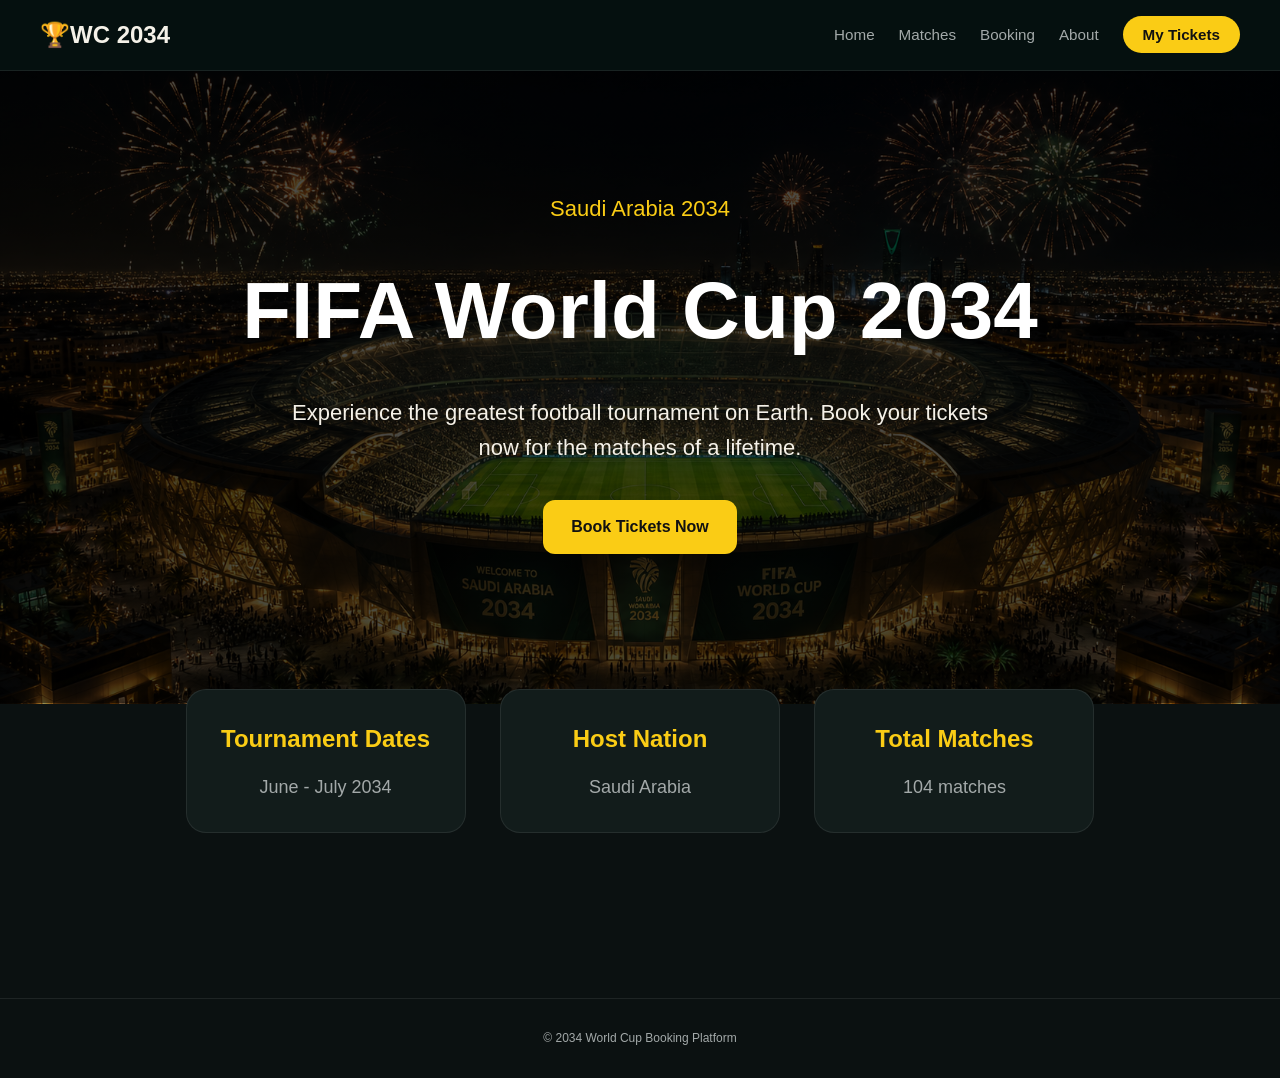
<file: index.html>
<!DOCTYPE html>
<html lang="en">
<head>
  <meta charset="UTF-8">
  <meta name="viewport" content="width=device-width,initial-scale=1.0">
  <title>World Cup 2034 Booking</title>
  <link rel="stylesheet" href="styles.css">
</head>
<body>

  <nav>
    <div class="logo">
      <h2>🏆WC 2034</h2>
    </div>

    <ul>
      <li><a href="index.html">Home</a></li>
      <li><a href="matches.html">Matches</a></li>
      <li><a href="booking.html">Booking</a></li>
      <li><a href="about.html">About</a></li>
      <li><a href="mytickets.html">My Tickets</a></li>
    </ul>
  </nav>

  <header id="home">
    <div class="home-content">
      <p>Saudi Arabia 2034</p>
      <h1>FIFA World Cup 2034</h1>
      <p>
        Experience the greatest football tournament on Earth.
        Book your tickets now for the matches of a lifetime.
      </p>
      <a href="matches.html" class="btn">Book Tickets Now</a>
    </div>
  </header>

  <main>
    <section class="info-section">
      <div class="info-card">
        <h3>Tournament Dates</h3>
        <p>June - July 2034</p>
      </div>

      <div class="info-card">
        <h3>Host Nation</h3>
        <p>Saudi Arabia</p>
      </div>

      <div class="info-card">
        <h3>Total Matches</h3>
        <p>104 matches</p>
      </div>
    </section>
  </main>

  <footer>
    <p>&copy; 2034 World Cup Booking Platform</p>
  </footer>

</body>
</html>
</file>
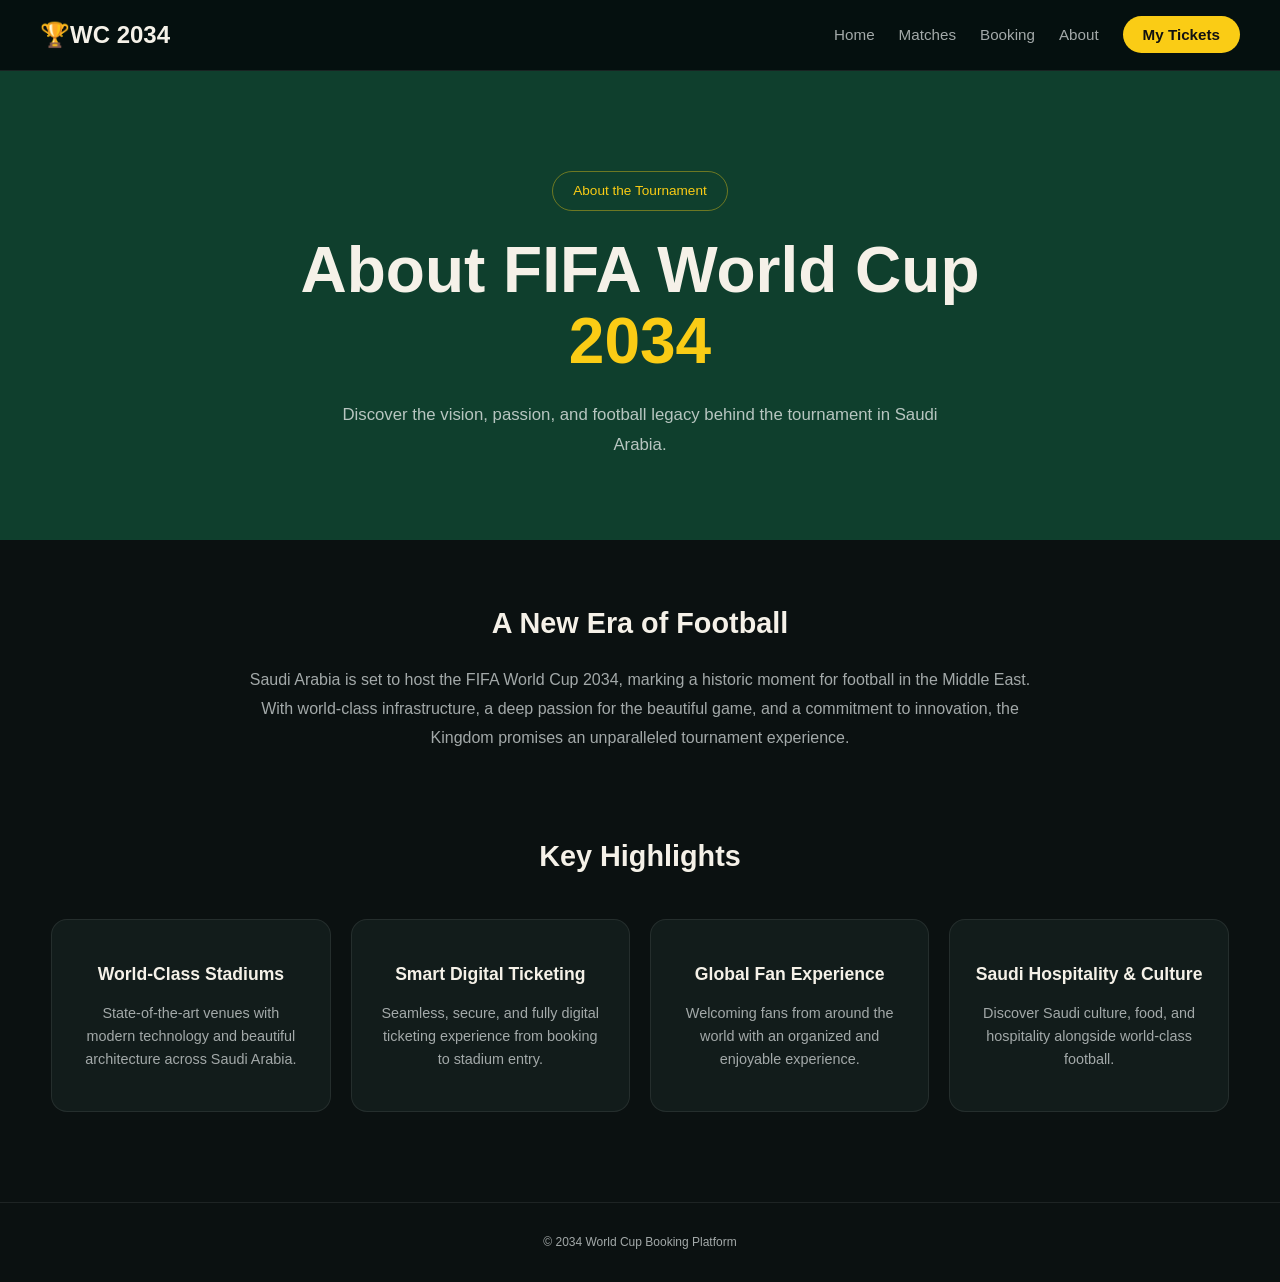
<file: about.html>
<!DOCTYPE html>
<html lang="en">
<head>
    <meta charset="UTF-8">
    <title>About</title>
    <link rel="stylesheet" href="styles.css">
</head>
<body>
    <nav>
        <div class="logo">
            <h2>🏆WC 2034</h2>
        </div>

        <ul>
            <li><a href="index.html">Home</a></li>
            <li><a href="matches.html">Matches</a></li>
            <li><a href="booking.html">Booking</a></li>
            <li><a href="about.html">About</a></li>
            <li><a href="mytickets.html">My Tickets</a></li>
        </ul>
    </nav>
    
    <main class="about-page">
        <section class="about-hero">
            <p class="section-title">About the Tournament</p>
    
            <h1>About FIFA World Cup <br><span>2034</span></h1>

            <p class="about-subtitle">
                Discover the vision, passion, and football legacy behind the tournament in Saudi Arabia.
            </p>
        </section>

        <section class="about-content">
            <h2>A New Era of Football</h2>

            <p>
                Saudi Arabia is set to host the FIFA World Cup 2034, marking a historic moment for
                football in the Middle East. With world-class infrastructure, a deep passion for the
                beautiful game, and a commitment to innovation, the Kingdom promises an unparalleled
                tournament experience.
            </p>
        </section>

        <section class="highlights-section">
            <h2>Key Highlights</h2>

            <div class="highlights-grid">

                <div class="highlight-card">
                    <h3>World-Class Stadiums</h3>
                    <p>
                        State-of-the-art venues with modern technology and beautiful architecture
                        across Saudi Arabia.
                    </p>
                </div>

                <div class="highlight-card">
                    <h3>Smart Digital Ticketing</h3>
                    <p>
                        Seamless, secure, and fully digital ticketing experience from booking to stadium entry.
                    </p>
                </div>

                <div class="highlight-card">
                    <h3>Global Fan Experience</h3>
                    <p>
                        Welcoming fans from around the world with an organized and enjoyable experience.
                    </p>
                </div>

                <div class="highlight-card">
                    <h3>Saudi Hospitality & Culture</h3>
                    <p>
                        Discover Saudi culture, food, and hospitality alongside world-class football.
                    </p>
                </div>

            </div>
        </section>
    </main>

    <footer>
        <p>&copy; 2034 World Cup Booking Platform</p>
    </footer>

    <script src="script.js"></script>
</body>
</html>
</file>
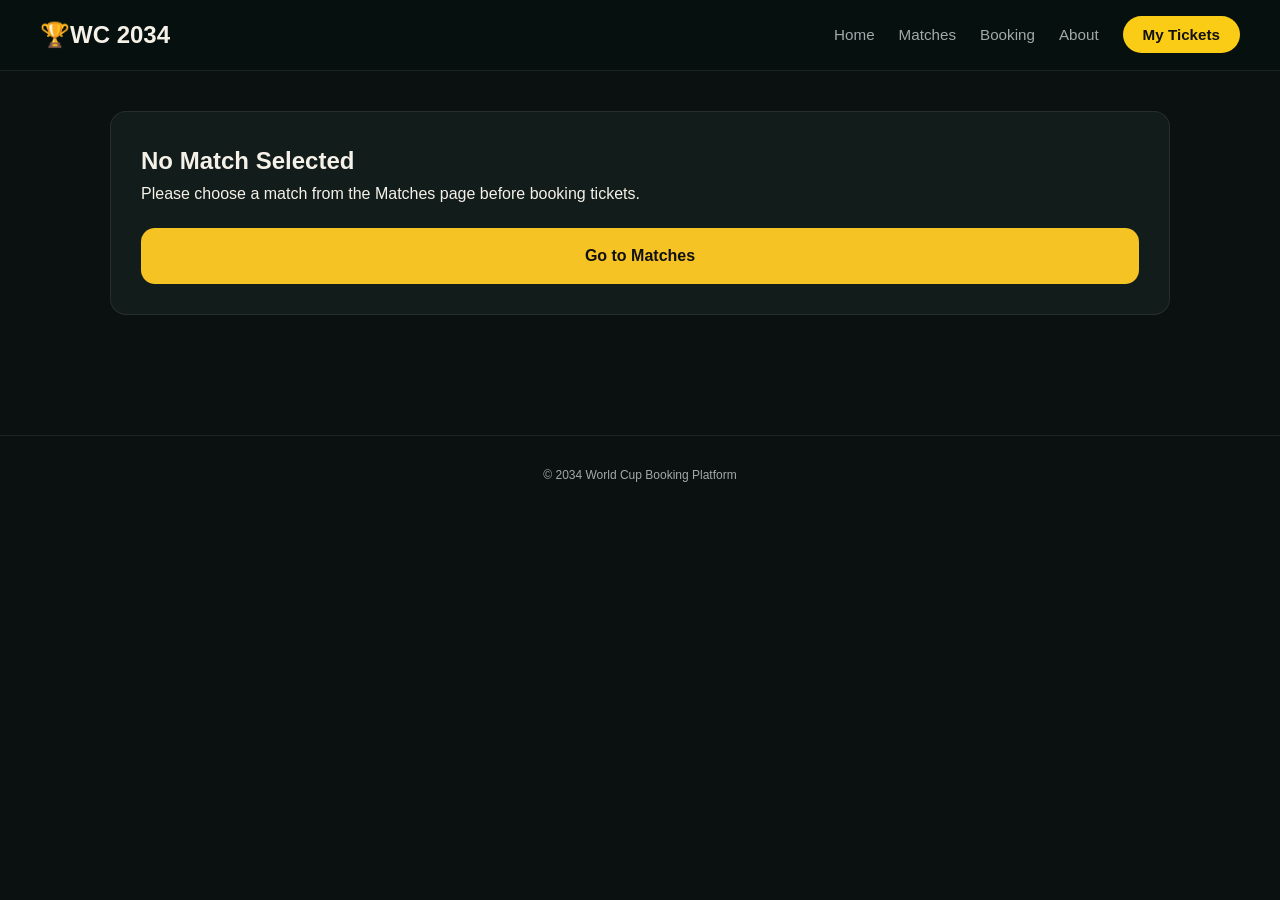
<file: booking.html>
<!DOCTYPE html>
<html lang="en">
<head>
    <meta charset="UTF-8">
    <meta name="viewport" content="width=device-width, initial-scale=1.0">
    <title>Booking - World Cup 2034 Booking</title>
    <link rel="stylesheet" href="styles.css">
</head>

<body>

    <nav>
        <div class="logo">
            <h2>🏆WC 2034</h2>
        </div>

        <ul>
            <li><a href="index.html">Home</a></li>
            <li><a href="matches.html">Matches</a></li>
            <li><a href="booking.html">Booking</a></li>
            <li><a href="about.html">About</a></li>
            <li><a href="mytickets.html">My Tickets</a></li>
        </ul>
    </nav>
    
    <main class="booking-page">

        <section class="empty-booking-box" id="emptyBookingBox">
            <h1>No Match Selected</h1>
            <p>Please choose a match from the Matches page before booking tickets.</p>
            <a href="matches.html" class="book-now-btn">Go to Matches</a>
        </section>

        <section id="bookingContent">

            <section class="booking-match-card">
                <div class="teams-row">
                    <div class="team">
                        <div class="flag" id="flagA"></div>
                        <h3 id="teamA"></h3>
                    </div>

                    <h2>VS</h2>

                    <div class="team">
                        <div class="flag" id="flagB"></div>
                        <h3 id="teamB"></h3>
                    </div>
                </div>

                <div class="match-info">
                    <span id="matchDate"></span>
                    <span id="matchTime"></span>
                    <span id="matchLocation"></span>
                    <span id="matchTickets"></span>
                </div>
            </section>

            <section class="ticket-section">
                <h1>Select Ticket Category</h1>
                <div class="ticket-grid" id="ticketGrid"></div>
            </section>

            <section class="booking-form-section">
                <h2>Booking Form</h2>

                <form id="bookingForm">
                    <label for="fullName">Full Name</label>
                    <input type="text" id="fullName" placeholder="Enter your full name" required>

                    <label for="email">Email</label>
                    <input type="email" id="email" placeholder="Enter your email" required>
                </form>
            </section>

            <section class="seat-section">
                <h2>Seat Selection</h2>
                <p>Select your preferred seat. Green = available, Gray = occupied.</p>
                <div class="seat-map" id="seatMap"></div>
            </section>

            <section class="booking-summary">
                <h2>Booking Summary</h2>

                <div class="summary-row">
                    <span>Match</span>
                    <strong id="summaryMatch"></strong>
                </div>

                <div class="summary-row">
                    <span>Category</span>
                    <strong id="summaryCategory">None</strong>
                </div>

                <div class="summary-row">
                    <span>Price per Ticket</span>
                    <strong id="summaryPrice">$0</strong>
                </div>

                <div class="summary-row">
                    <span>Available Seats</span>
                    <strong id="summarySeats">0</strong>
                </div>

                <div class="summary-row">
                    <span>Quantity</span>

                    <div class="quantity-control">
                        <button type="button" onclick="decreaseQuantity()">-</button>
                        <strong id="quantity">1</strong>
                        <button type="button" onclick="increaseQuantity()">+</button>
                    </div>
                </div>

                <div class="summary-row">
                    <span>Selected Seat</span>
                    <strong id="selectedSeatText">None</strong>
                </div>

                <div class="summary-row total-row">
                    <span>Total</span>
                    <strong id="totalPrice">$0</strong>
                </div>

                <button type="button" class="confirm-btn" onclick="confirmBooking()">
                    <span class="cart-icon">🛒</span>
                    <span>Add to Cart</span>
                </button>

                <p id="successMessage" class="success-message"></p>
            </section>

        </section>

    </main>

    <footer>
        <p>&copy; 2034 World Cup Booking Platform</p>
    </footer>

    <script src="script.js"></script>

</body>
</html>
</file>
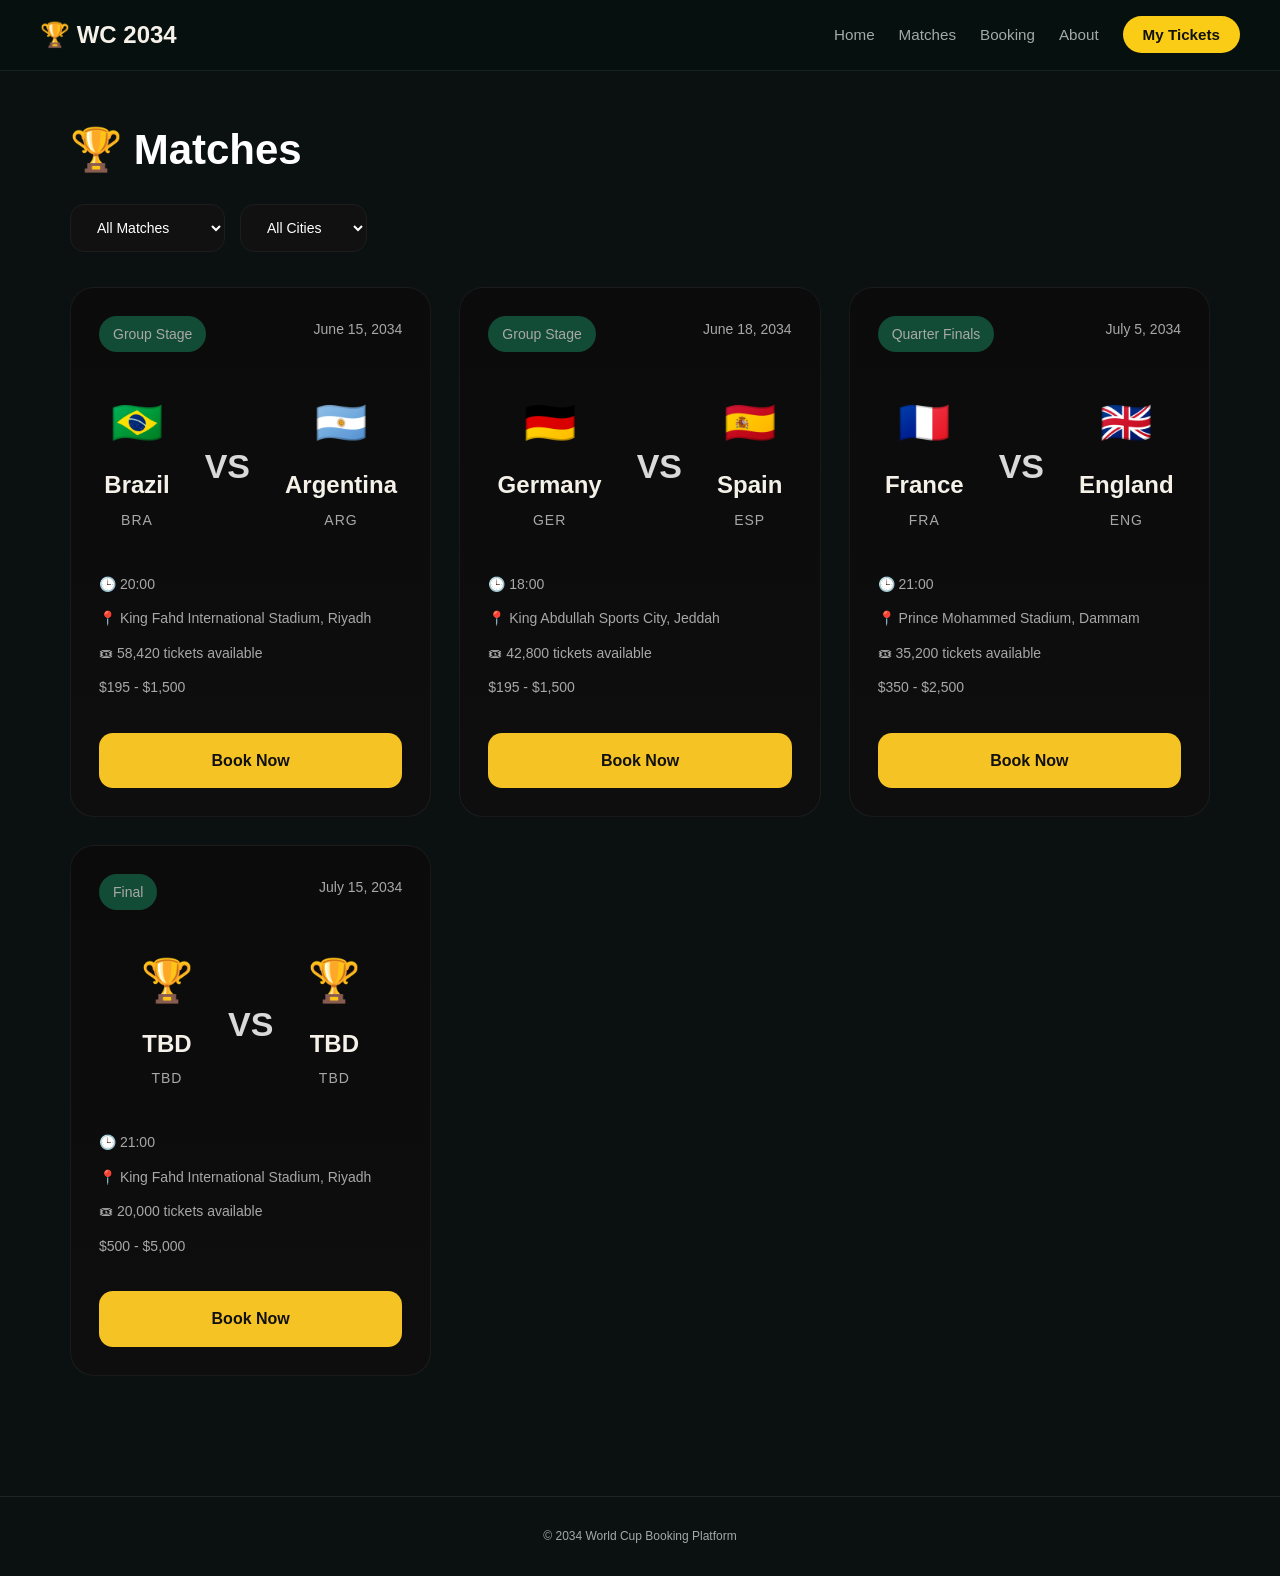
<file: matches.html>
<!DOCTYPE html>
<html lang="en">
<head>
<meta charset="UTF-8">
<meta name="viewport" content="width=device-width, initial-scale=1.0">
<title>Matches</title>
<link rel="stylesheet" href="styles.css">
</head>
<body>

<!-- NAVBAR -->
<nav>
    <div class="logo">
        <h2>🏆 WC 2034</h2>
    </div>

    <ul>
        <li><a href="index.html">Home</a></li>
        <li><a href="matches.html">Matches</a></li>
        <li><a href="booking.html">Booking</a></li>
        <li><a href="about.html">About</a></li>
        <li><a href="mytickets.html" class="ticket-btn">My Tickets</a></li>
    </ul>
</nav>


<!-- PAGE TITLE -->
<header>
    <h1>🏆 Matches</h1>
</header>


<!-- FILTER -->
<section class="filter-section">

    <select id="stageFilter">
        <option value="all">All Matches</option>
        <option value="group">Group Stage</option>
        <option value="quarter">Quarter Finals</option>
        <option value="final">Final</option>
    </select>

    <select id="cityFilter">
        <option value="all">All Cities</option>
        <option value="riyadh">Riyadh</option>
        <option value="jeddah">Jeddah</option>
        <option value="dammam">Dammam</option>
    </select>

</section>


<!-- MATCHES -->
<section class="matches-container">

<!-- CARD 1 -->
<div class="match-card" data-stage="group" data-city="riyadh">

    <p class="match-stage">Group Stage</p>
    <p class="match-date">June 15, 2034</p>

    <div class="teams-display">
        <div class="team-box">
            <div class="team-flag">🇧🇷</div>
            <h3>Brazil</h3>
            <p>BRA</p>
        </div>

        <strong class="vs-text">VS</strong>

        <div class="team-box">
            <div class="team-flag">🇦🇷</div>
            <h3>Argentina</h3>
            <p>ARG</p>
        </div>
    </div>

    <p>🕒 20:00</p>
    <p>📍 King Fahd International Stadium, Riyadh</p>
    <p>🎟 58,420 tickets available</p>
    <p>$195 - $1,500</p>

    <a href="booking.html?match=brazil-argentina" class="book-now-btn">
        Book Now
    </a>
</div>


<!-- CARD 2 -->
<div class="match-card" data-stage="group" data-city="jeddah">

    <p class="match-stage">Group Stage</p>
    <p class="match-date">June 18, 2034</p>

    <div class="teams-display">
        <div class="team-box">
            <div class="team-flag">🇩🇪</div>
            <h3>Germany</h3>
            <p>GER</p>
        </div>

        <strong class="vs-text">VS</strong>

        <div class="team-box">
            <div class="team-flag">🇪🇸</div>
            <h3>Spain</h3>
            <p>ESP</p>
        </div>
    </div>

    <p>🕒 18:00</p>
    <p>📍 King Abdullah Sports City, Jeddah</p>
    <p>🎟 42,800 tickets available</p>
    <p>$195 - $1,500</p>

    <a href="booking.html?match=germany-spain" class="book-now-btn">
        Book Now
    </a>
</div>


<!-- CARD 3 -->
<div class="match-card" data-stage="quarter" data-city="dammam">

    <p class="match-stage">Quarter Finals</p>
    <p class="match-date">July 5, 2034</p>

    <div class="teams-display">
        <div class="team-box">
            <div class="team-flag">🇫🇷</div>
            <h3>France</h3>
            <p>FRA</p>
        </div>

        <strong class="vs-text">VS</strong>

        <div class="team-box">
            <div class="team-flag">🇬🇧󠁧󠁢󠁥󠁮󠁧</div>
            <h3>England</h3>
            <p>ENG</p>
        </div>
    </div>

    <p>🕒 21:00</p>
    <p>📍 Prince Mohammed Stadium, Dammam</p>
    <p>🎟 35,200 tickets available</p>
    <p>$350 - $2,500</p>

    <a href="booking.html?match=france-england" class="book-now-btn">
        Book Now
    </a>
</div>


<!-- CARD 4 -->
<div class="match-card" data-stage="final" data-city="riyadh">

    <p class="match-stage">Final</p>
    <p class="match-date">July 15, 2034</p>

    <div class="teams-display">
        <div class="team-box">
            <div class="team-flag">🏆</div>
            <h3>TBD</h3>
            <p>TBD</p>
        </div>

        <strong class="vs-text">VS</strong>

        <div class="team-box">
            <div class="team-flag">🏆</div>
            <h3>TBD</h3>
            <p>TBD</p>
        </div>
    </div>

    <p>🕒 21:00</p>
    <p>📍 King Fahd International Stadium, Riyadh</p>
    <p>🎟 20,000 tickets available</p>
    <p>$500 - $5,000</p>

    <a href="booking.html?match=final-match" class="book-now-btn">
        Book Now
    </a>
</div>

</section>


<footer>
    <p>© 2034 World Cup Booking Platform</p>
</footer>

<script src="script.js"></script>
</body>
</html>
</file>
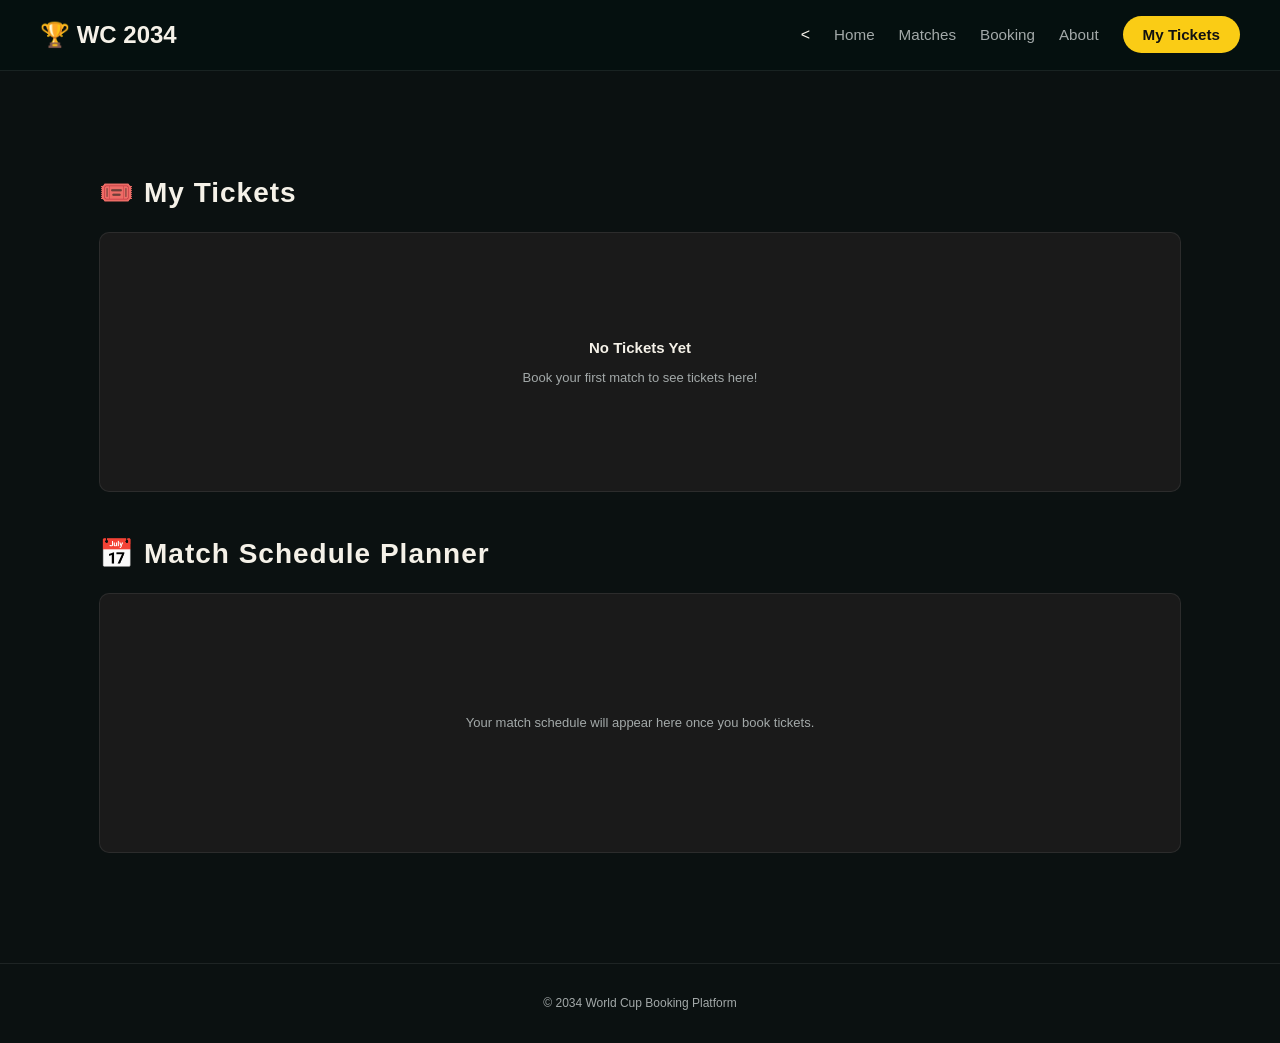
<file: Mytickets.html>
<!DOCTYPE html>
<html lang="en">
    <head>
         <meta charset="UTF-8">
        <title>My tickets</title>
        <link rel="stylesheet" href="styles.css">
    </head>
    <body>
      <nav>
        <div class="logo">
            <h2>🏆 WC 2034</h2>
        </div>

        <ul>
            < <li><a href="index.html">Home</a></li>
            <li><a href="matches.html">Matches</a></li>
            <li><a href="booking.html">Booking</a></li>
            <li><a href="about.html">About</a></li>
            <li><a href="mytickets.html">My Tickets</a></li>
        </ul>
    </nav>  
    <main class="my-tickets-page">

    <section id="myTicketsContainer" class="my-tickets-container">
        <h1>🎟️ My Tickets</h1>
        <div class="tickets-box" id="ticketsBox">
            <div class="empty-state" id="emptyTickets">
                <h2>No Tickets Yet</h2>
                <p>Book your first match to see tickets here!</p>
            </div>
        </div>
    </section>

    <section id="matchSchedulePlannerContainer" class="match-schedule-container">
        <h2>📅 Match Schedule Planner</h2>
        <div class="schedule-box" id="scheduleBox">
            <div class="empty-state" id="emptySchedule">
                <p>Your match schedule will appear here once you book tickets.</p>
            </div>
        </div>
    </section>

</main>
<footer>
        <p>&copy; 2034 World Cup Booking Platform</p>
    </footer>
<script src="script.js"></script>
    </body>
</html>
</file>
<file: styles.css>
/* BASE DESIGN (All Pages) */
*,
*::before,
*::after {
  margin: 0;
  padding: 0;
  box-sizing: border-box;
}

:root {
  --bg: #0b1111;
  --card: #121c1b;
  --surface: #1a1a1a;
  --border: rgba(255, 255, 255, 0.08);
  --text: #f5f1e8;
  --muted: #a3a9a9;
  --gold: #facc15;
  --gold-hover: #eab308;
  --green: #1d6b4f;
}

body {
  font-family: "Inter", "Segoe UI", sans-serif;
  background-color: var(--bg);
  color: var(--text);
  line-height: 1.6;
  min-height: 100vh;
}

a {
  text-decoration: none;
  color: inherit;
}

ul {
  list-style: none;
}

main {
  width: min(1200px, 92%);
  margin: 0 auto;
  padding: 40px 0;
}

/* NAVBAR & FOOTER */
nav {
  background-color: rgba(6, 17, 16, 0.95);
  backdrop-filter: blur(10px);
  border-bottom: 1px solid var(--border);
  display: flex;
  justify-content: space-between;
  align-items: center;
  padding: 16px 40px;
  position: sticky;
  top: 0;
  z-index: 100;
}

.logo h2,
nav .logo h2 {
  font-size: 1.5rem;
  color: var(--text);
}

nav ul {
  display: flex;
  align-items: center;
  gap: 24px;
}

nav ul li a {
  color: var(--muted);
  font-size: 0.95rem;
  font-weight: 500;
  transition: 0.3s;
}

nav ul li a:hover {
  color: var(--text);
}

nav ul li:last-child a {
  background-color: var(--gold);
  color: #111;
  padding: 10px 20px;
  border-radius: 20px;
  font-weight: 700;
}

footer {
  text-align: center;
  padding: 30px;
  color: var(--muted);
  border-top: 1px solid var(--border);
  margin-top: 50px;
}

footer p {
  font-size: 12px;
  color: var(--muted);
}

/* HOME PAGE */
#home {
  background-image: linear-gradient(rgba(0, 0, 0, 0.7), rgba(0, 0, 0, 0.7)),
    url("background.png");
  background-size: cover;
  background-position: center;
  background-repeat: no-repeat;
  text-align: center;
  padding-top: 120px;
  padding-bottom: 150px;
}

.home-content p:first-child {
  color: var(--gold);
  font-size: 22px;
  margin-bottom: 20px;
}

.home-content h1 {
  font-size: 80px;
  margin-bottom: 20px;
}

.home-content p {
  font-size: 22px;
  width: 700px;
  margin: auto;
  margin-bottom: 35px;
  color: var(--text);
}

/* HOME BUTTON */
.btn {
  display: inline-flex;
  align-items: center;
  justify-content: center;
  background-color: var(--gold);
  color: #111;
  padding: 15px 30px;
  border-radius: 10px;
  font-weight: bold;
  transition: 0.3s;
  border: none;
  cursor: pointer;
  font-size: 1rem;
}

.btn:hover {
  background-color: var(--gold-hover);
  transform: translateY(-2px);
}

/* INFO SECTION */
.info-section {
  text-align: center;
  margin-top: -70px;
  margin-bottom: 60px;
}

.info-card {
  display: inline-block;
  background-color: var(--card);
  border: 1px solid var(--border);
  width: 280px;
  padding: 30px;
  margin: 15px;
  border-radius: 20px;
}

.info-card h3 {
  color: var(--gold);
  margin-bottom: 15px;
  font-size: 24px;
}

.info-card p {
  color: var(--muted);
  font-size: 18px;
}

/* BUTTONS & CARDS */
.btn,
.book-now-btn,
.confirm-btn {
  display: inline-flex;
  align-items: center;
  justify-content: center;
  background-color: var(--gold);
  color: #111;
  font-weight: bold;
  padding: 14px 28px;
  border-radius: 12px;
  border: none;
  cursor: pointer;
  transition: 0.3s;
  font-size: 1rem;
}

.btn:hover,
.book-now-btn:hover,
.confirm-btn:hover {
  background-color: var(--gold-hover);
  transform: translateY(-2px);
}

.highlight-card,
.booking-match-card,
.booking-form-section,
.seat-section,
.booking-summary,
.empty-booking-box {
  background-color: var(--card);
  border: 1px solid var(--border);
  border-radius: 16px;
  padding: 30px;
  margin-bottom: 30px;
}

/* MATCHES PAGE */
header {
  padding: 45px 70px 20px;
}

header h1 {
  font-size: 42px;
  font-weight: 700;
  color: white;
}

.filter-section {
  display: flex;
  flex-wrap: wrap;
  gap: 15px;
  align-items: center;
  padding: 0 70px 35px;
}

.filter-section label {
  display: none;
}

.filter-section select {
  background: #111111;
  color: white;
  border: 1px solid #1d1d1d;
  padding: 14px 22px;
  border-radius: 14px;
  font-size: 14px;
  outline: none;
  transition: 0.3s;
  cursor: pointer;
}

.filter-section select:hover {
  border-color: #f6c324;
}

.matches-container {
  width: 100%;
  padding: 0 70px 70px;
  display: grid;
  grid-template-columns: repeat(auto-fit, minmax(320px, 1fr));
  gap: 28px;
}

.match-card {
  background: linear-gradient(180deg, #0b0b0b, #0e0e0e);
  border: 1px solid rgba(255, 255, 255, 0.06);
  border-radius: 24px;
  padding: 28px;
  position: relative;
  transition: 0.35s ease;
  overflow: hidden;
}

.match-card:hover {
  transform: translateY(-8px);
  border-color: rgba(246, 195, 36, 0.35);
  box-shadow: 0 0 30px rgba(246, 195, 36, 0.08);
}

.match-stage {
  display: inline-block;
  background: #124c37;
  color: #9cf0bf;
  font-size: 12px;
  padding: 7px 14px;
  border-radius: 30px;
  margin-bottom: 18px;
  font-weight: 500;
}

.match-date {
  position: absolute;
  top: 30px;
  right: 28px;
  color: #8d8d8d;
  font-size: 13px;
}

.teams-display {
  display: flex;
  justify-content: center;
  align-items: center;
  gap: 35px;
  margin: 25px 0 30px;
}

.team-box {
  text-align: center;
}

.team-flag {
  font-size: 42px;
  margin-bottom: 10px;
}

.team-box h3 {
  font-size: 24px;
  font-weight: 600;
  margin-bottom: 4px;
}

.team-box p {
  color: #8a8a8a;
  font-size: 13px;
  letter-spacing: 1px;
}

.vs-text {
  font-size: 34px;
  color: #d9d9d9;
  font-weight: 700;
}

.match-card p {
  color: #a8a8a8;
  font-size: 14px;
  margin-bottom: 12px;
  line-height: 1.6;
}

.book-now-btn {
  width: 100%;
  display: inline-flex;
  justify-content: center;
  align-items: center;
  margin-top: 22px;
  background: #f6c324;
  color: #111;
  padding: 15px;
  border-radius: 14px;
  font-weight: 700;
  transition: 0.3s;
}

.book-now-btn:hover {
  background: #ffd84e;
  transform: scale(1.02);
}

@media (max-width: 992px) {
  header {
    padding: 35px 25px 15px;
  }

  .filter-section {
    padding: 0 25px 25px;
  }

  .matches-container {
    padding: 0 25px 50px;
  }
}

@media (max-width: 768px) {
  header h1 {
    font-size: 32px;
  }

  .teams-display {
    gap: 18px;
  }

  .team-box h3 {
    font-size: 20px;
  }

  .vs-text {
    font-size: 26px;
  }
}

/* BOOKING PAGE */
.booking-page {
  max-width: 1100px;
  margin: 0 auto;
  padding: 40px 20px;
}

.booking-form-section,
.booking-summary {
  background: var(--card);
  border: 1px solid var(--border);
  border-radius: 16px;
  padding: 35px;
  margin-bottom: 40px;
  box-shadow: 0 10px 30px rgba(0, 0, 0, 0.2);
}

.booking-form-section h2,
.booking-summary h2 {
  font-size: 1.4rem;
  margin-bottom: 24px;
  color: var(--text);
  font-weight: 600;
  text-align: left;
}

.booking-form-section form {
  display: flex;
  flex-direction: column;
  gap: 18px;
}

.booking-form-section label {
  color: var(--muted);
  font-size: 0.95rem;
  margin-bottom: -10px;
}

.booking-form-section input {
  background: rgba(255, 255, 255, 0.05);
  border: 1px solid rgba(255, 255, 255, 0.1);
  color: var(--text);
  padding: 16px;
  border-radius: 10px;
  font-size: 1rem;
  transition: all 0.3s ease;
}

.booking-form-section input:focus {
  outline: none;
  border-color: var(--gold);
  background: rgba(255, 255, 255, 0.08);
}

.summary-row {
  display: flex;
  justify-content: space-between;
  align-items: center;
  padding: 16px 0;
  border-bottom: 1px solid rgba(255, 255, 255, 0.06);
}

.summary-row span {
  color: var(--muted);
  font-size: 0.95rem;
}

.summary-row strong {
  color: var(--text);
  font-size: 1.05rem;
  font-weight: 600;
}

.quantity-control {
  display: flex;
  align-items: center;
  gap: 16px;
  background: rgba(255, 255, 255, 0.05);
  padding: 6px 12px;
  border-radius: 8px;
  border: 1px solid rgba(255, 255, 255, 0.1);
}

.quantity-control button {
  background: transparent;
  color: var(--gold);
  border: none;
  font-size: 1.4rem;
  cursor: pointer;
  transition: transform 0.2s;
  display: flex;
  align-items: center;
  justify-content: center;
}

.quantity-control button:hover {
  transform: scale(1.2);
}

.quantity-control strong {
  min-width: 20px;
  text-align: center;
}

.summary-row.total-row {
  border-bottom: none;
  margin-top: 10px;
  background: rgba(250, 204, 21, 0.05);
  padding: 20px;
  border-radius: 10px;
  border: 1px solid rgba(250, 204, 21, 0.2);
}

.summary-row.total-row span {
  color: var(--text);
  font-size: 1.1rem;
  font-weight: 600;
}

.summary-row.total-row strong {
  color: var(--gold);
  font-size: 1.8rem;
  font-weight: 800;
}

.booking-summary .confirm-btn {
  margin-top: 30px;
}

.booking-match-card {
  border-radius: 12px;
  padding: 30px;
  margin-bottom: 50px;
}

.teams-row {
  display: flex;
  justify-content: center;
  align-items: center;
  gap: 40px;
  margin-bottom: 24px;
}

.team {
  display: flex;
  flex-direction: column;
  align-items: center;
  gap: 8px;
}

.team .flag {
  font-size: 2.2rem;
}

.team h3 {
  font-size: 1.1rem;
  color: var(--text);
  font-weight: 600;
}

.teams-row h2 {
  font-size: 1.2rem;
  color: var(--muted);
  font-weight: 500;
}

.match-info {
  display: flex;
  justify-content: center;
  flex-wrap: wrap;
  gap: 30px;
  color: var(--muted);
  font-size: 0.85rem;
}

.ticket-section {
  background: transparent;
  border: none;
  padding: 0;
  box-shadow: none;
  margin-bottom: 40px;
}

.ticket-section h1 {
  font-size: 1.6rem;
  margin-bottom: 24px;
  color: var(--text);
  font-weight: 700;
  text-align: left;
}

.ticket-grid {
  display: grid;
  grid-template-columns: repeat(2, 1fr);
  gap: 20px;
}

.ticket-category {
  background: transparent;
  border: 1px solid rgba(255, 255, 255, 0.1);
  padding: 24px;
  border-radius: 10px;
  cursor: pointer;
  transition: all 0.3s ease;
  text-align: left;
  display: block;
  width: 100%;
}

.ticket-category:hover {
  border-color: rgba(250, 204, 21, 0.5);
}

.ticket-category.selected {
  border-color: var(--gold);
  background: rgba(250, 204, 21, 0.03);
}

.ticket-category h3 {
  font-size: 1rem;
  color: var(--text);
  margin-bottom: 6px;
  font-weight: 600;
}

.ticket-category h2 {
  font-size: 2rem;
  font-weight: 800;
  color: var(--gold);
  margin-bottom: 6px;
  margin-top: 0;
  display: block;
}

.ticket-category p {
  color: var(--muted);
  font-size: 0.85rem;
}

.ticket-category.selected h3,
.ticket-category.selected h2 {
  color: #111;
}

.seat-section {
  padding: 40px;
  text-align: center;
  margin-bottom: 40px;
}

.seat-section h2 {
  font-size: 1.2rem;
  margin-bottom: 8px;
  color: var(--text);
}

.seat-section p {
  color: var(--muted);
  font-size: 0.9rem;
  margin-bottom: 30px;
}

.seat-map {
  display: grid;
  grid-template-columns: repeat(20, 1fr);
  gap: 6px;
  justify-content: center;
  margin: 0 auto 40px;
  max-width: 800px;
}

.seat {
  background-color: #1a4d3a;
  color: transparent;
  height: 22px;
  width: 100%;
  min-width: 20px;
  border-radius: 4px;
  border: none;
  cursor: pointer;
  transition: all 0.2s ease;
  font-size: 0;
}

.seat:not(.occupied):hover {
  background-color: var(--gold);
  transform: scale(1.1);
}

.seat.chosen {
  background-color: var(--gold);
  box-shadow: 0 0 10px rgba(250, 204, 21, 0.4);
  transform: scale(1.1);
}

.seat.occupied {
  background-color: #212b2a;
  cursor: not-allowed;
  opacity: 0.5;
}

.confirm-btn {
  display: inline-block;
  width: 100%;
  max-width: 350px;
  margin: 0 auto;
  background: var(--gold);
  color: #111;
  font-size: 1.2rem;
  font-weight: 800;
  padding: 16px;
  border-radius: 12px;
  border: none;
  cursor: pointer;
  transition: all 0.3s ease;
  box-shadow: 0 0 20px rgba(250, 204, 21, 0.15);
}

.confirm-btn:hover {
  background: var(--gold-hover);
  transform: translateY(-2px);
  box-shadow: 0 0 25px rgba(250, 204, 21, 0.3);
}

@media (max-width: 768px) {
  .ticket-grid {
    grid-template-columns: 1fr;
  }

  .seat-map {
    grid-template-columns: repeat(10, 1fr);
  }

  .seat-section {
    padding: 20px;
  }
}

/* ABOUT PAGE */
main.about-page {
  width: 100%;
  max-width: 100%;
  padding: 0;
  display: flex;
  flex-direction: column;
  align-items: center;
}

.about-hero {
  text-align: center;
  padding: 100px 20px 80px;
  background: #0f3f2d;
  width: 100%;
  border-radius: 0;
  margin-bottom: 60px;
}

.section-title {
  display: inline-flex;
  align-items: center;
  color: var(--gold);
  border: 1px solid rgba(250, 204, 21, 0.4);
  background: transparent;
  padding: 8px 20px;
  border-radius: 30px;
  font-size: 0.85rem;
  margin-bottom: 24px;
  font-weight: 500;
}

.about-hero h1 {
  font-size: clamp(3rem, 5vw, 4.5rem);
  font-weight: 800;
  margin-bottom: 24px;
  color: var(--text);
  line-height: 1.1;
}

.about-hero h1 span {
  color: var(--gold);
}

.about-subtitle {
  color: rgba(255, 255, 255, 0.7);
  font-size: 1.05rem;
  max-width: 600px;
  margin: 0 auto;
  line-height: 1.8;
}

.about-content,
.highlights-section {
  width: min(1200px, 92%);
  margin: 0 auto;
}

.about-content {
  text-align: center;
  max-width: 800px;
  margin-bottom: 80px;
}

.about-content h2,
.highlights-section h2 {
  font-size: 1.8rem;
  margin-bottom: 20px;
  color: var(--text);
  text-align: center;
}

.about-content p {
  color: var(--muted);
  line-height: 1.8;
  font-size: 1rem;
}

.highlights-section {
  margin-bottom: 60px;
}

.highlights-grid {
  display: grid;
  grid-template-columns: repeat(4, 1fr);
  gap: 20px;
  margin-top: 40px;
}

.highlight-card {
  text-align: center;
  padding: 40px 24px;
}

.highlight-card h3 {
  font-size: 1.1rem;
  margin-bottom: 14px;
  color: var(--text);
}

.highlight-card p {
  color: var(--muted);
  font-size: 0.9rem;
  line-height: 1.6;
}

main.about-page + footer {
  margin-top: 0;
}

@media (max-width: 1024px) {
  .highlights-grid {
    grid-template-columns: repeat(2, 1fr);
  }
}

@media (max-width: 768px) {
  .highlights-grid {
    grid-template-columns: 1fr;
  }

  .about-hero {
    padding: 60px 20px;
  }
}

/* MY TICKETS PAGE */
main.my-tickets-page {
  flex: 1;
  padding: 100px 48px 60px;
  display: flex;
  flex-direction: column;
  gap: 40px;
}

.my-tickets-container h1,
.match-schedule-container h2 {
  font-size: 28px;
  letter-spacing: 1px;
  color: var(--text);
  font-weight: 700;
  display: flex;
  align-items: center;
  gap: 10px;
  margin-bottom: 16px;
}

.tickets-box,
.schedule-box {
  background: var(--surface);
  border: 1px solid rgba(255, 255, 255, 0.08);
  border-radius: 10px;
  min-height: 260px;
  padding: 24px;
  display: flex;
  flex-direction: column;
  gap: 16px;
}

.empty-state {
  flex: 1;
  display: flex;
  flex-direction: column;
  align-items: center;
  justify-content: center;
  gap: 8px;
  text-align: center;
  padding: 24px;
}

.empty-state h2 {
  font-size: 15px;
  font-weight: 600;
  color: var(--text);
}

.empty-state p {
  font-size: 13px;
  color: var(--muted);
}

.ticket-card {
  background: #222222;
  border: 1px solid #2e2e2e;
  border-radius: 8px;
  padding: 16px 20px;
  display: flex;
  flex-direction: column;
  gap: 4px;
}

.ticket-card .match-title,
.schedule-item .match-title {
  font-size: 15px;
  font-weight: 700;
  color: var(--text);
  margin-bottom: 4px;
}

.ticket-card p,
.schedule-item p {
  font-size: 13px;
  color: #aaaaaa;
  line-height: 1.6;
}

.ticket-card .cancel-btn {
  margin-top: 10px;
  align-self: flex-start;
  background: transparent;
  border: 1px solid #444;
  color: #ccc;
  font-size: 12px;
  padding: 5px 14px;
  border-radius: 5px;
  cursor: pointer;
  transition: border-color 0.2s, color 0.2s;
}

.ticket-card .cancel-btn:hover {
  border-color: #e00;
  color: #e00;
}

.schedule-item {
  border-bottom: 1px solid rgba(255, 255, 255, 0.08);
  padding-bottom: 14px;
}

.schedule-item:last-child {
  border-bottom: none;
  padding-bottom: 0;
}

.schedule-note {
  font-size: 12px;
  color: var(--muted);
  margin-top: 8px;
}
</file>
